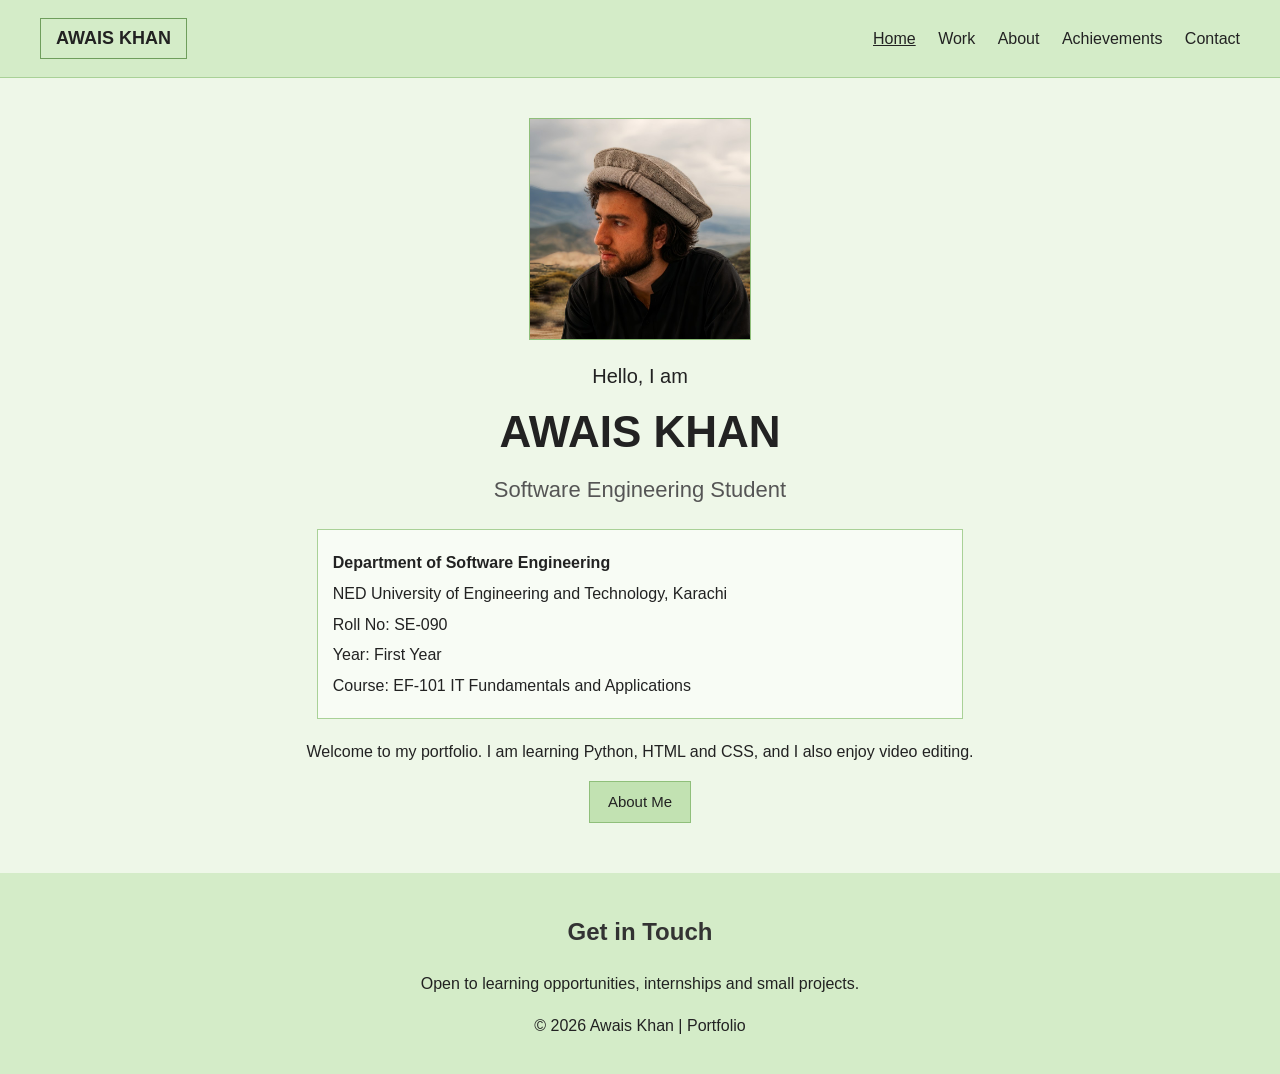
<file: index.html>
<!DOCTYPE html>
<html lang="en">
<head>
  <meta charset="UTF-8">
  <meta name="viewport" content="width=device-width, initial-scale=1.0">
  <title>Awais | Home</title>
  <link rel="stylesheet" href="style.css">
</head>
<body>

  <header>
    <span class="logo">AWAIS KHAN</span>
    <nav>
      <a href="index.html" class="active">Home</a>
      <a href="work.html">Work</a>
      <a href="about.html">About</a>
      <a href="achievements.html">Achievements</a>
      <a href="contact.html">Contact</a>
    </nav>
  </header>

  <main class="home">
    <img class="profile-pic" src="images/profile.jpg" alt="Awais Khan">

    <p class="hello">Hello, I am</p>
    <h1 class="big-name">AWAIS KHAN</h1>
    <p class="subtitle">Software Engineering Student</p>

    <div class="info-box">
      <p><strong>Department of Software Engineering</strong></p>
      <p>NED University of Engineering and Technology, Karachi</p>
      <p>Roll No: SE-090</p>
      <p>Year: First Year</p>
      <p>Course: EF-101 IT Fundamentals and Applications</p>
    </div>

    <p>Welcome to my portfolio. I am learning Python, HTML and CSS, and I also enjoy video editing.</p>
    <a href="about.html" class="button">About Me</a>
  </main>

  <footer>
    <h2>Get in Touch</h2>
    <p>Open to learning opportunities, internships and small projects.</p>
    <p>&copy; 2026 Awais Khan | Portfolio</p>
  </footer>

</body>
</html>
</file>
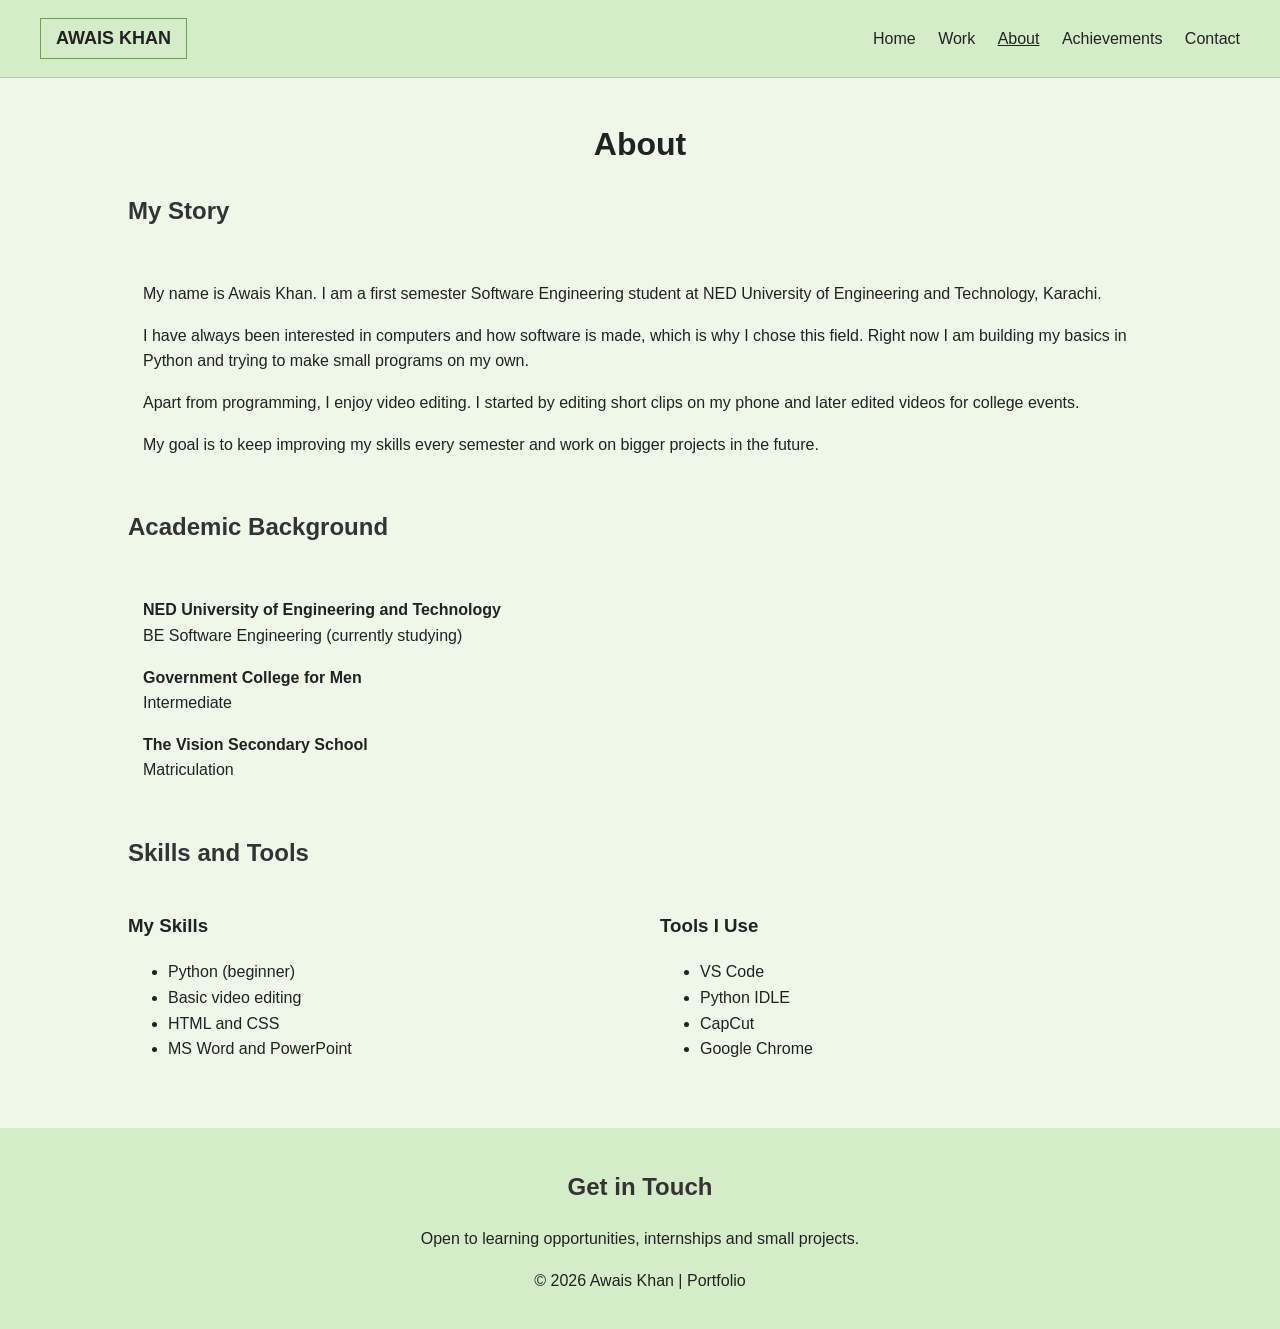
<file: about.html>
<!DOCTYPE html>
<html lang="en">
<head>
  <meta charset="UTF-8">
  <meta name="viewport" content="width=device-width, initial-scale=1.0">
  <title>Awais | About</title>
  <link rel="stylesheet" href="style.css">
</head>
<body>

  <header>
    <span class="logo">AWAIS KHAN</span>
    <nav>
      <a href="index.html">Home</a>
      <a href="work.html">Work</a>
      <a href="about.html" class="active">About</a>
      <a href="achievements.html">Achievements</a>
      <a href="contact.html">Contact</a>
    </nav>
  </header>

  <main>
    <h1>About</h1>

    <h2>My Story</h2>
    <div class="box">
      <p>My name is Awais Khan. I am a first semester Software Engineering student at NED University of Engineering and Technology, Karachi.</p>
      <p>I have always been interested in computers and how software is made, which is why I chose this field. Right now I am building my basics in Python and trying to make small programs on my own.</p>
      <p>Apart from programming, I enjoy video editing. I started by editing short clips on my phone and later edited videos for college events.</p>
      <p>My goal is to keep improving my skills every semester and work on bigger projects in the future.</p>
    </div>

    <h2>Academic Background</h2>
    <div class="box">
      <p><strong>NED University of Engineering and Technology</strong><br>
      BE Software Engineering (currently studying)</p>

      <p><strong>Government College for Men</strong><br>
      Intermediate</p>

      <p><strong>The Vision Secondary School</strong><br>
      Matriculation</p>
    </div>

    <h2>Skills and Tools</h2>
    <div class="two-columns">
      <div>
        <h3>My Skills</h3>
        <ul>
          <li>Python (beginner)</li>
          <li>Basic video editing</li>
          <li>HTML and CSS</li>
          <li>MS Word and PowerPoint</li>
        </ul>
      </div>
      <div>
        <h3>Tools I Use</h3>
        <ul>
          <li>VS Code</li>
          <li>Python IDLE</li>
          <li>CapCut</li>
          <li>Google Chrome</li>
        </ul>
      </div>
    </div>
  </main>

  <footer>
    <h2>Get in Touch</h2>
    <p>Open to learning opportunities, internships and small projects.</p>
    <p>&copy; 2026 Awais Khan | Portfolio</p>
  </footer>

</body>
</html>
</file>
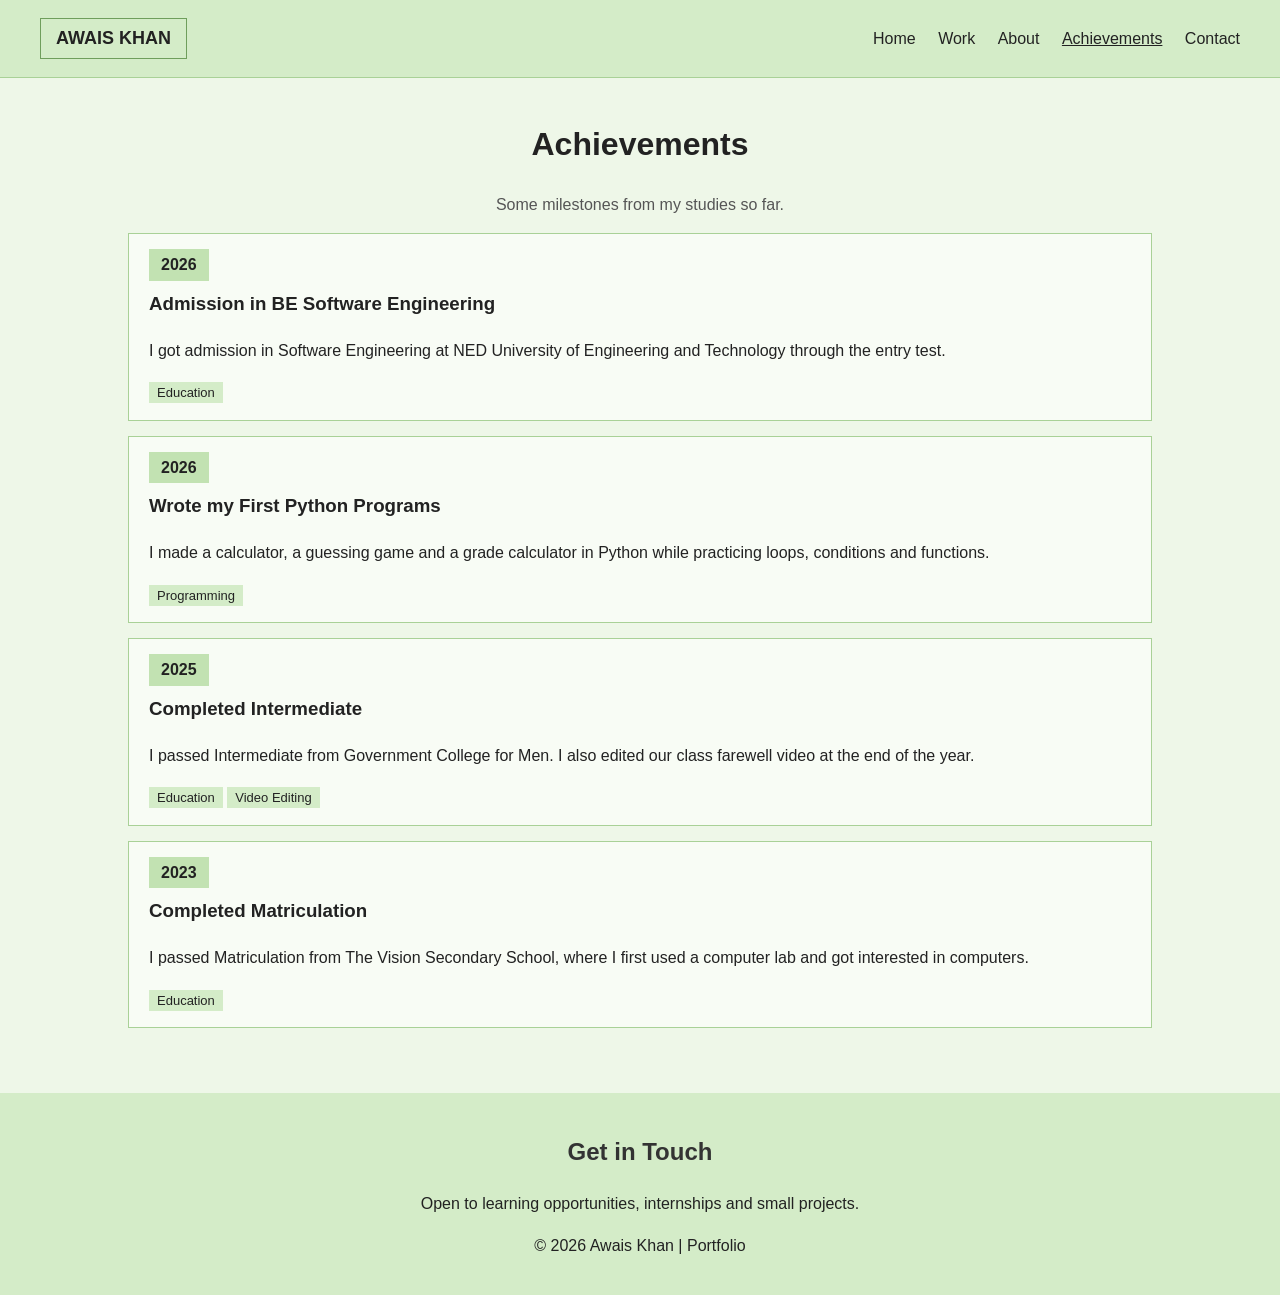
<file: achievements.html>
<!DOCTYPE html>
<html lang="en">
<head>
  <meta charset="UTF-8">
  <meta name="viewport" content="width=device-width, initial-scale=1.0">
  <title>Awais | Achievements</title>
  <link rel="stylesheet" href="style.css">
</head>
<body>

  <header>
    <span class="logo">AWAIS KHAN</span>
    <nav>
      <a href="index.html">Home</a>
      <a href="work.html">Work</a>
      <a href="about.html">About</a>
      <a href="achievements.html" class="active">Achievements</a>
      <a href="contact.html">Contact</a>
    </nav>
  </header>

  <main>
    <h1>Achievements</h1>
    <p class="intro">Some milestones from my studies so far.</p>

    <div class="card">
      <p class="year">2026</p>
      <h3>Admission in BE Software Engineering</h3>
      <p>I got admission in Software Engineering at NED University of Engineering and Technology through the entry test.</p>
      <span class="tag">Education</span>
    </div>

    <div class="card">
      <p class="year">2026</p>
      <h3>Wrote my First Python Programs</h3>
      <p>I made a calculator, a guessing game and a grade calculator in Python while practicing loops, conditions and functions.</p>
      <span class="tag">Programming</span>
    </div>

    <div class="card">
      <p class="year">2025</p>
      <h3>Completed Intermediate</h3>
      <p>I passed Intermediate from Government College for Men. I also edited our class farewell video at the end of the year.</p>
      <span class="tag">Education</span> <span class="tag">Video Editing</span>
    </div>

    <div class="card">
      <p class="year">2023</p>
      <h3>Completed Matriculation</h3>
      <p>I passed Matriculation from The Vision Secondary School, where I first used a computer lab and got interested in computers.</p>
      <span class="tag">Education</span>
    </div>
  </main>

  <footer>
    <h2>Get in Touch</h2>
    <p>Open to learning opportunities, internships and small projects.</p>
    <p>&copy; 2026 Awais Khan | Portfolio</p>
  </footer>

</body>
</html>
</file>
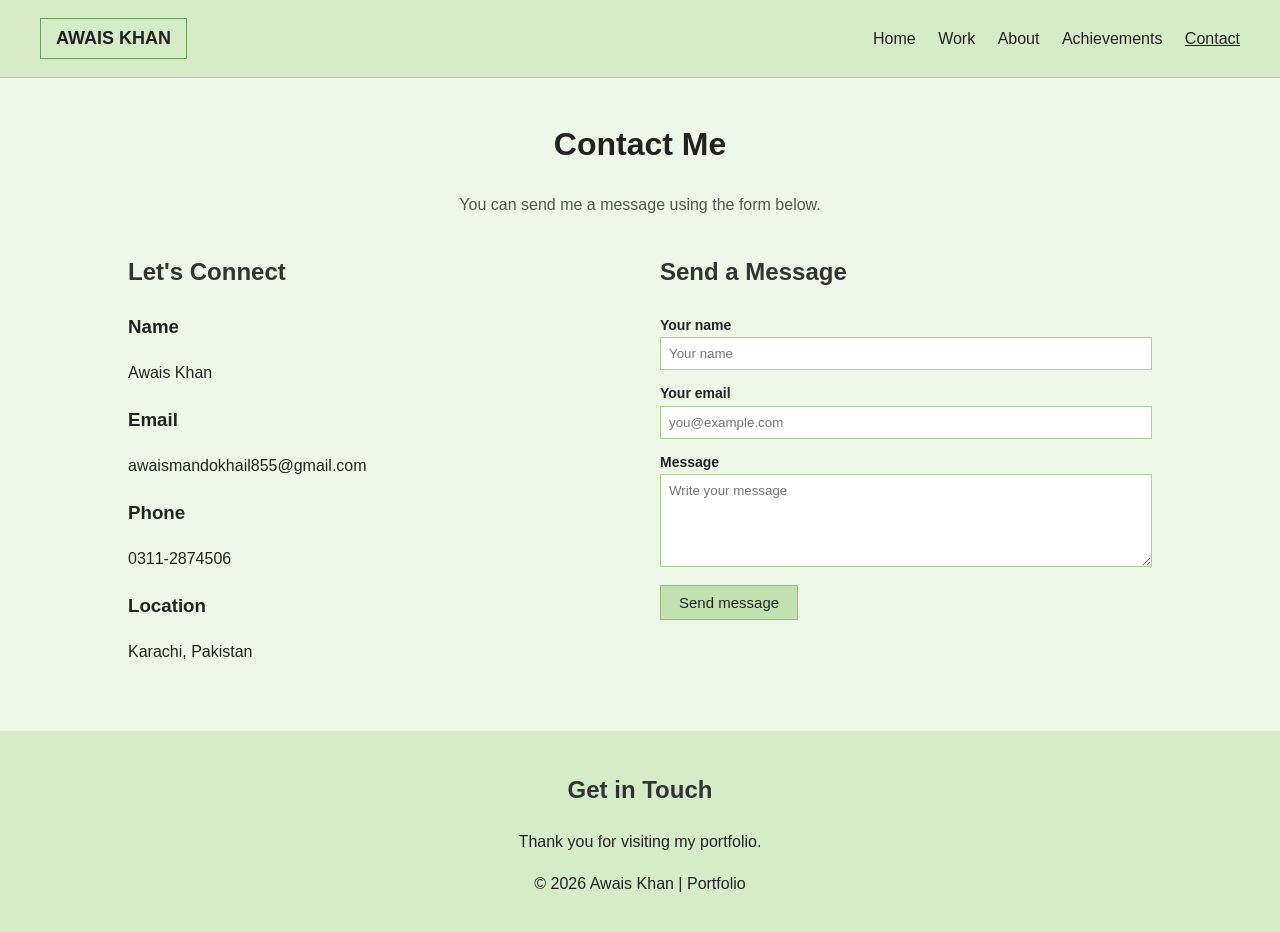
<file: contact.html>
<!DOCTYPE html>
<html lang="en">
<head>
  <meta charset="UTF-8">
  <meta name="viewport" content="width=device-width, initial-scale=1.0">
  <title>Awais | Contact</title>
  <link rel="stylesheet" href="style.css">
</head>
<body>

  <header>
    <span class="logo">AWAIS KHAN</span>
    <nav>
      <a href="index.html">Home</a>
      <a href="work.html">Work</a>
      <a href="about.html">About</a>
      <a href="achievements.html">Achievements</a>
      <a href="contact.html" class="active">Contact</a>
    </nav>
  </header>

  <main>
    <h1>Contact Me</h1>
    <p class="intro">You can send me a message using the form below.</p>

    <div class="two-columns">
      <div>
        <h2>Let's Connect</h2>
        <h3>Name</h3>
        <p>Awais Khan</p>
        <h3>Email</h3>
        <p>awaismandokhail855@gmail.com</p>
        <h3>Phone</h3>
        <p>0311-2874506</p>
        <h3>Location</h3>
        <p>Karachi, Pakistan</p>
      </div>

      <div>
        <h2>Send a Message</h2>
        <form action="mailto:awaismandokhail855@gmail.com" method="post" enctype="text/plain">
          <label>Your name</label>
          <input type="text" name="name" placeholder="Your name" required>

          <label>Your email</label>
          <input type="email" name="email" placeholder="you@example.com" required>

          <label>Message</label>
          <textarea name="message" rows="5" placeholder="Write your message" required></textarea>

          <button class="button">Send message</button>
        </form>
      </div>
    </div>
  </main>

  <footer>
    <h2>Get in Touch</h2>
    <p>Thank you for visiting my portfolio.</p>
    <p>&copy; 2026 Awais Khan | Portfolio</p>
  </footer>

</body>
</html>
</file>
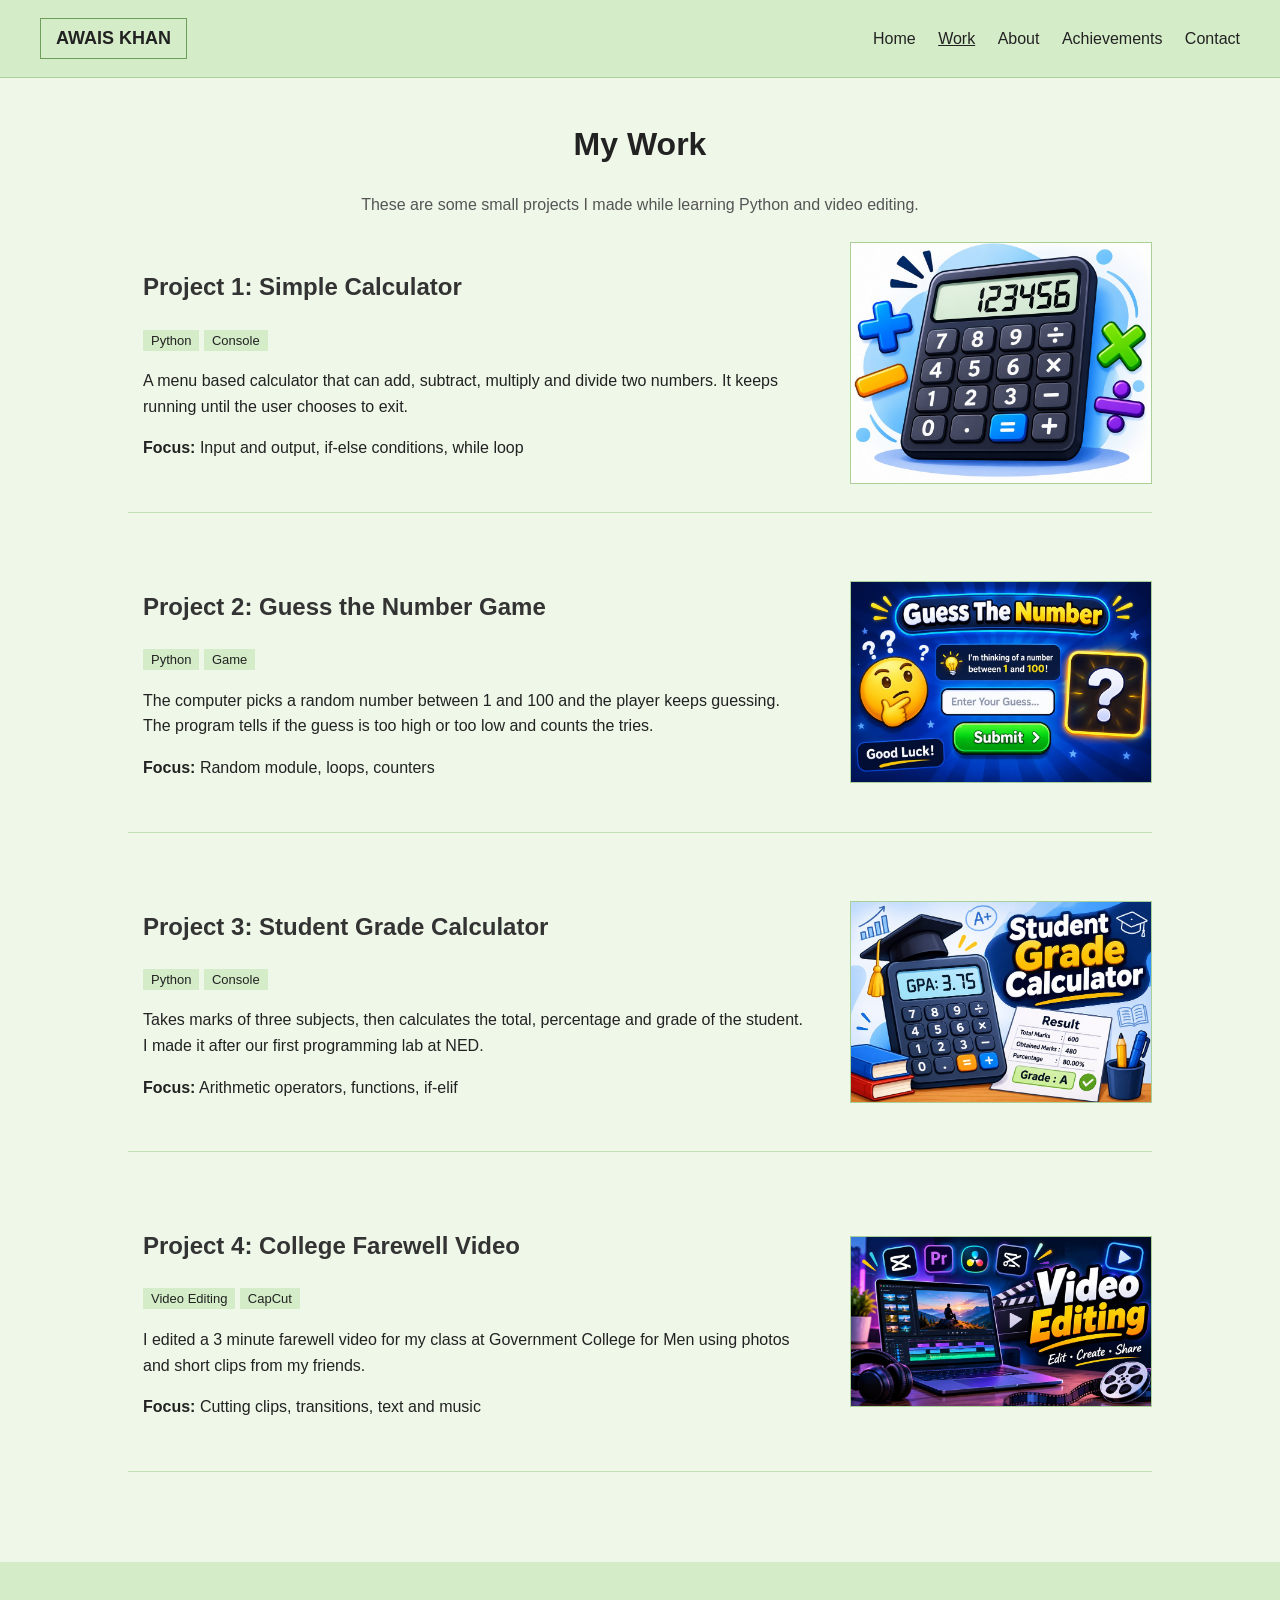
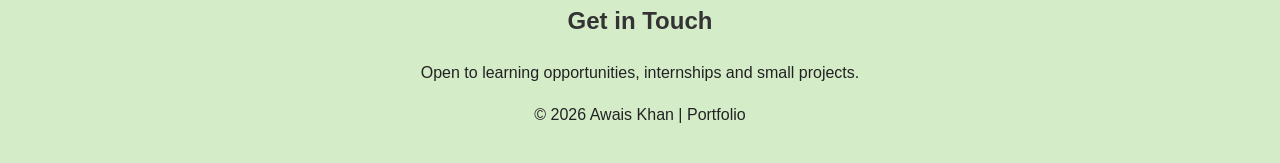
<file: work.html>
<!DOCTYPE html>
<html lang="en">
<head>
  <meta charset="UTF-8">
  <meta name="viewport" content="width=device-width, initial-scale=1.0">
  <title>Awais | Work</title>
  <link rel="stylesheet" href="style.css">
</head>
<body>

  <header>
    <span class="logo">AWAIS KHAN</span>
    <nav>
      <a href="index.html">Home</a>
      <a href="work.html" class="active">Work</a>
      <a href="about.html">About</a>
      <a href="achievements.html">Achievements</a>
      <a href="contact.html">Contact</a>
    </nav>
  </header>

  <main>
    <h1>My Work</h1>
    <p class="intro">These are some small projects I made while learning Python and video editing.</p>

    <div class="project">
      <div class="box">
        <h2>Project 1: Simple Calculator</h2>
        <span class="tag">Python</span> <span class="tag">Console</span>
        <p>A menu based calculator that can add, subtract, multiply and divide two numbers. It keeps running until the user chooses to exit.</p>
        <p><strong>Focus:</strong> Input and output, if-else conditions, while loop</p>
      </div>
      <img src="images/calculator.jpg" alt="Simple Calculator" class="project-img">
    </div>

    <div class="project">
      <div class="box">
        <h2>Project 2: Guess the Number Game</h2>
        <span class="tag">Python</span> <span class="tag">Game</span>
        <p>The computer picks a random number between 1 and 100 and the player keeps guessing. The program tells if the guess is too high or too low and counts the tries.</p>
        <p><strong>Focus:</strong> Random module, loops, counters</p>
      </div>
      <img src="images/guessing_game.jpg" alt="Guess the Number Game" class="project-img">
    </div>

    <div class="project">
      <div class="box">
        <h2>Project 3: Student Grade Calculator</h2>
        <span class="tag">Python</span> <span class="tag">Console</span>
        <p>Takes marks of three subjects, then calculates the total, percentage and grade of the student. I made it after our first programming lab at NED.</p>
        <p><strong>Focus:</strong> Arithmetic operators, functions, if-elif</p>
      </div>
      <img src="images/grade_calculator.jpg" alt="Student Grade Calculator" class="project-img">
    </div>

    <div class="project">
      <div class="box">
        <h2>Project 4: College Farewell Video</h2>
        <span class="tag">Video Editing</span> <span class="tag">CapCut</span>
        <p>I edited a 3 minute farewell video for my class at Government College for Men using photos and short clips from my friends.</p>
        <p><strong>Focus:</strong> Cutting clips, transitions, text and music</p>
      </div>
      <img src="images/video_edit.jpg" alt="College Farewell Video" class="project-img">
    </div>
  </main>

  <footer>
    <h2>Get in Touch</h2>
    <p>Open to learning opportunities, internships and small projects.</p>
    <p>&copy; 2026 Awais Khan | Portfolio</p>
  </footer>

</body>
</html>
</file>
<file: style.css>
body {
  font-family: Arial, sans-serif;
  margin: 0;
  background-color: #eef7e8;
  color: #222222;
  line-height: 1.6;
}

header {
  background-color: #d4ecc8;
  border-bottom: 1px solid #a9d197;
  padding: 18px 40px;
  display: flex;
  justify-content: space-between;
  align-items: center;
}

.logo {
  border: 1px solid #6f9e5c;
  padding: 5px 15px;
  font-size: 18px;
  font-weight: bold;
}

nav a {
  color: #222222;
  text-decoration: none;
  margin-left: 18px;
}

nav a:hover,
nav a.active {
  text-decoration: underline;
}

main {
  width: 80%;
  margin: auto;
  padding: 20px;
}

h1 {
  text-align: center;
}

h2 {
  color: #333333;
}

.intro {
  text-align: center;
  color: #555555;
}

.center {
  text-align: center;
}

.box {
  padding: 15px;
}

/* Home page */
.home {
  text-align: center;
}

.profile-pic {
  width: 220px;
  height: 220px;
  object-fit: cover;
  border: 1px solid #8fbf7a;
  display: block;
  margin: 20px auto;
}

.hello {
  font-size: 20px;
  margin-bottom: 0;
}

.big-name {
  font-size: 44px;
  margin-top: 5px;
  margin-bottom: 5px;
}

.subtitle {
  font-size: 22px;
  color: #555555;
  margin-top: 0;
}

.info-box {
  width: 60%;
  margin: 20px auto;
  padding: 15px;
  text-align: left;
  background-color: #f8fcf5;
  border: 1px solid #a9d197;
}

.info-box p {
  margin: 5px 0;
}

/* Work page */
.project {
  display: flex;
  align-items: center;
  gap: 30px;
  margin-bottom: 40px;
  border-bottom: 1px solid #c3dfb5;
  padding-bottom: 20px;
}

.project .box {
  flex: 1;
}

.project-img {
  width: 300px;
  max-width: 100%;
  border: 1px solid #a9d197;
}

/* Buttons and tags */
.button {
  display: inline-block;
  background-color: #c2e2b2;
  color: #222222;
  border: 1px solid #8fbf7a;
  padding: 8px 18px;
  font-size: 15px;
  text-decoration: none;
  cursor: pointer;
}

.button:hover {
  background-color: #addb98;
}

.tag {
  background-color: #d4ecc8;
  font-size: 13px;
  padding: 3px 8px;
}

/* About and Contact pages */
.two-columns {
  display: flex;
  gap: 40px;
}

.two-columns div {
  width: 50%;
}

/* Achievements page */
.card {
  border: 1px solid #a9d197;
  background-color: #f8fcf5;
  padding: 15px 20px;
  margin-bottom: 15px;
}

.card h3 {
  margin-top: 0;
}

.year {
  display: inline-block;
  font-weight: bold;
  background-color: #c2e2b2;
  padding: 3px 12px;
  margin: 0 0 8px 0;
}

/* Form */
label {
  font-weight: bold;
  font-size: 14px;
}

input, textarea {
  width: 100%;
  padding: 8px;
  margin-bottom: 10px;
  box-sizing: border-box;
  background-color: #ffffff;
  border: 1px solid #a9d197;
  font-family: Arial, sans-serif;
}

footer {
  background-color: #d4ecc8;
  text-align: center;
  padding: 20px;
  margin-top: 30px;
}

/* Tablet and mobile */
@media (max-width: 768px) {
  header {
    flex-direction: column;
    gap: 10px;
  }

  nav {
    text-align: center;
  }

  nav a {
    display: inline-block;
    margin: 0 6px;
  }

  main {
    width: 92%;
    padding: 10px;
  }

  .project, .two-columns {
    flex-direction: column;
  }

  .two-columns div, .info-box {
    width: 100%;
    box-sizing: border-box;
  }

  .project-img {
    width: 100%;
  }

  .big-name {
    font-size: 30px;
  }
}
</file>
